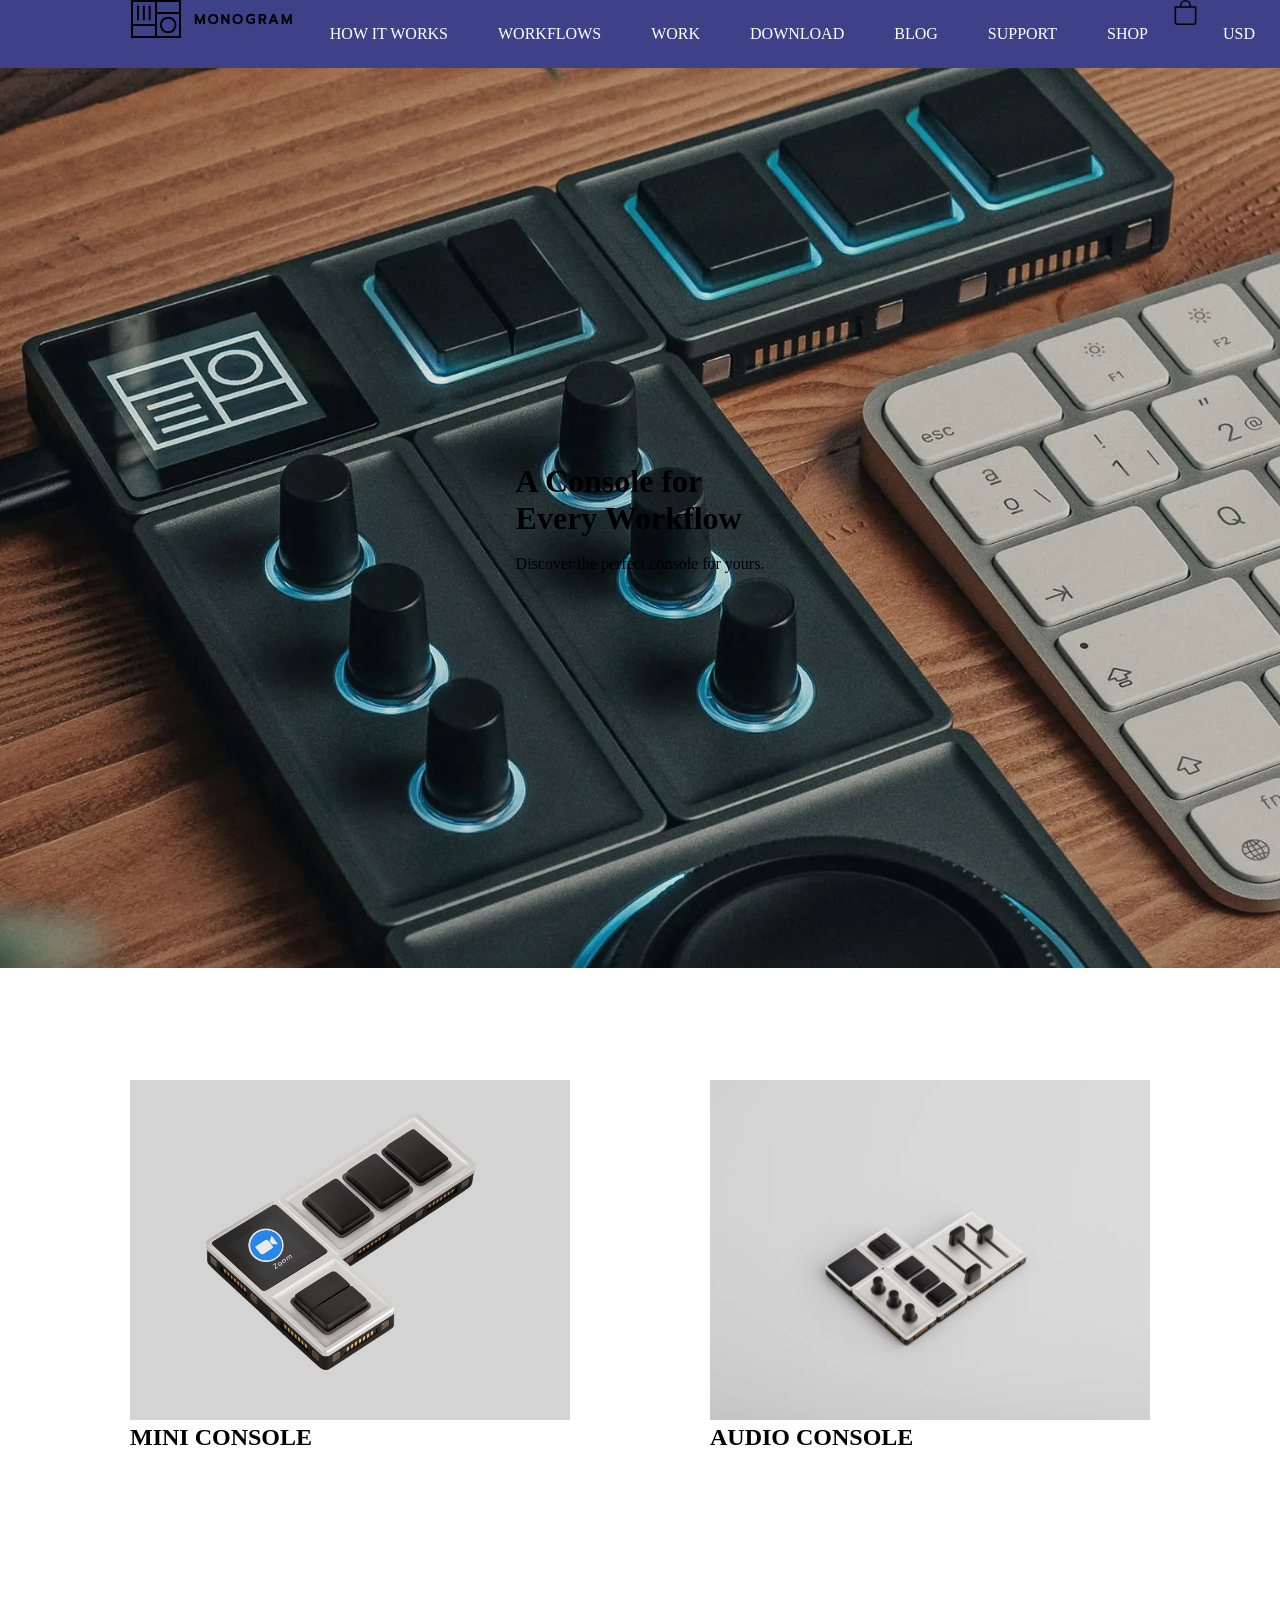
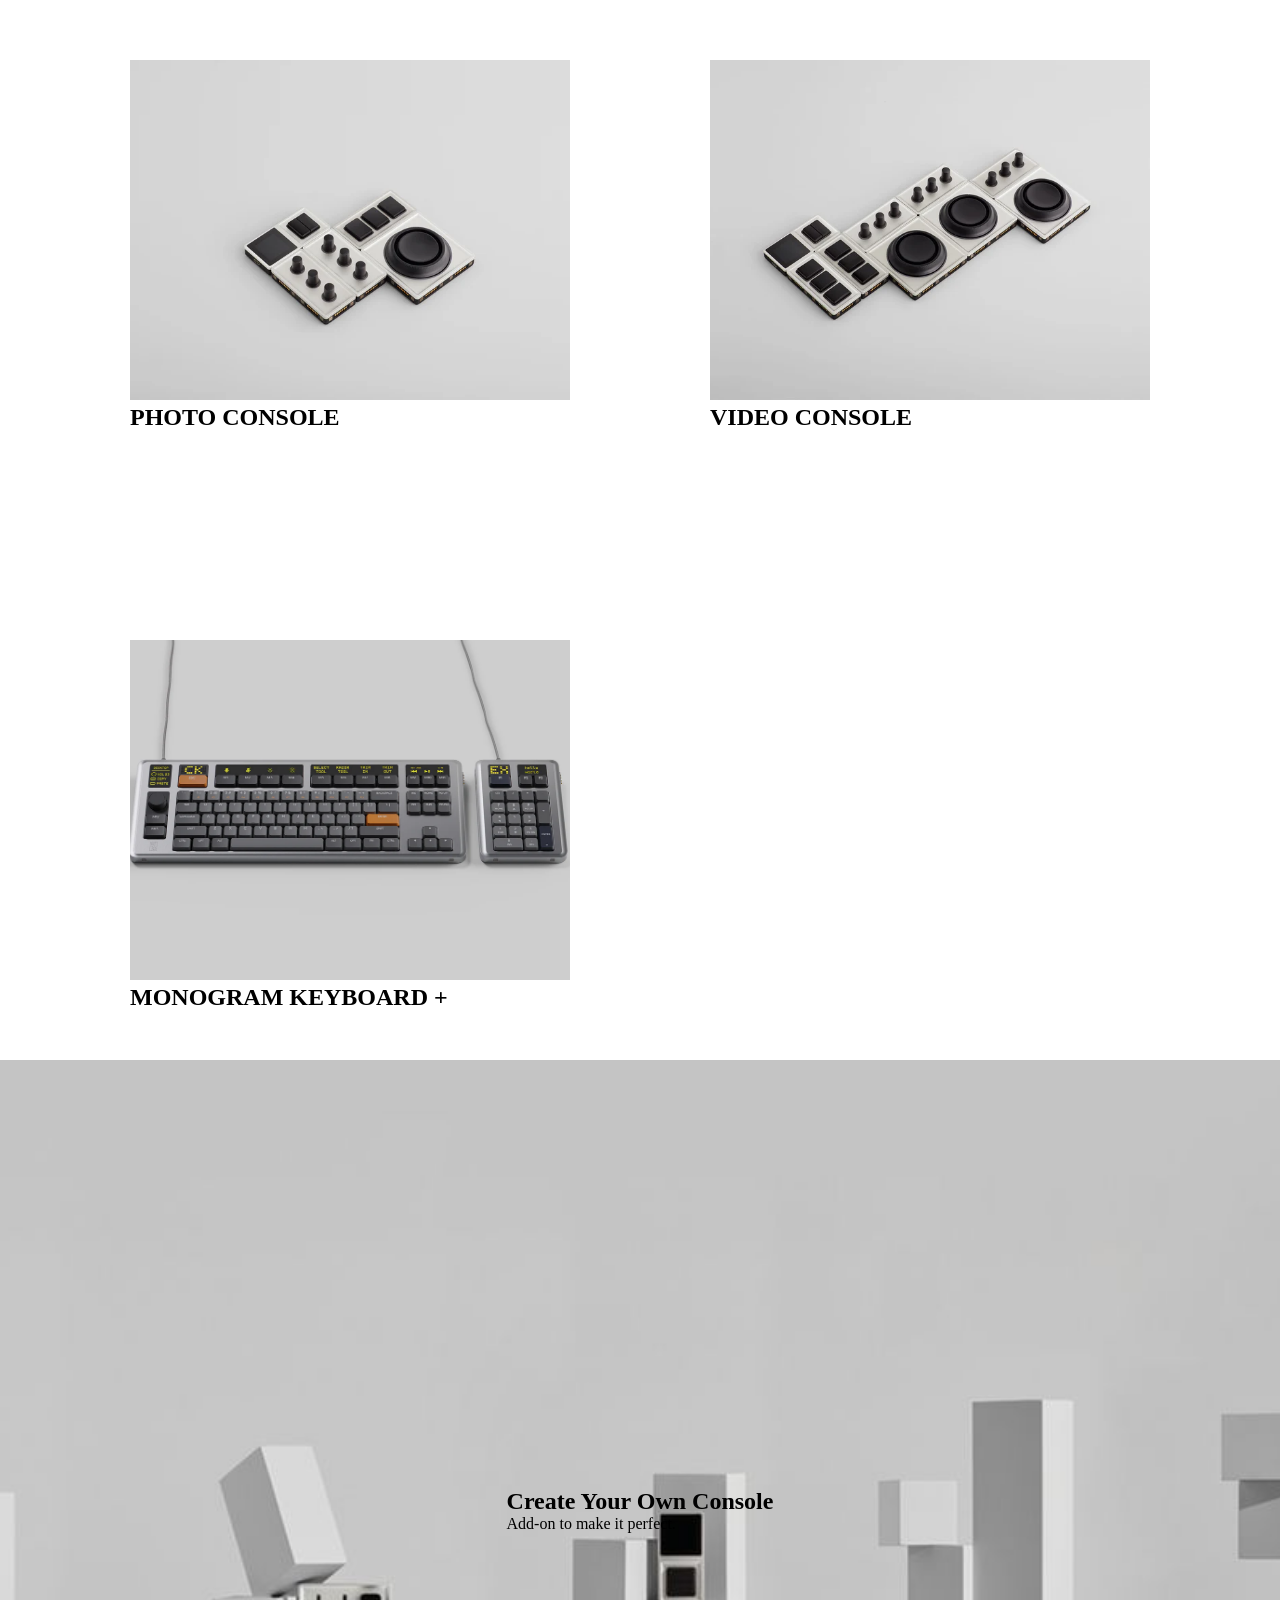
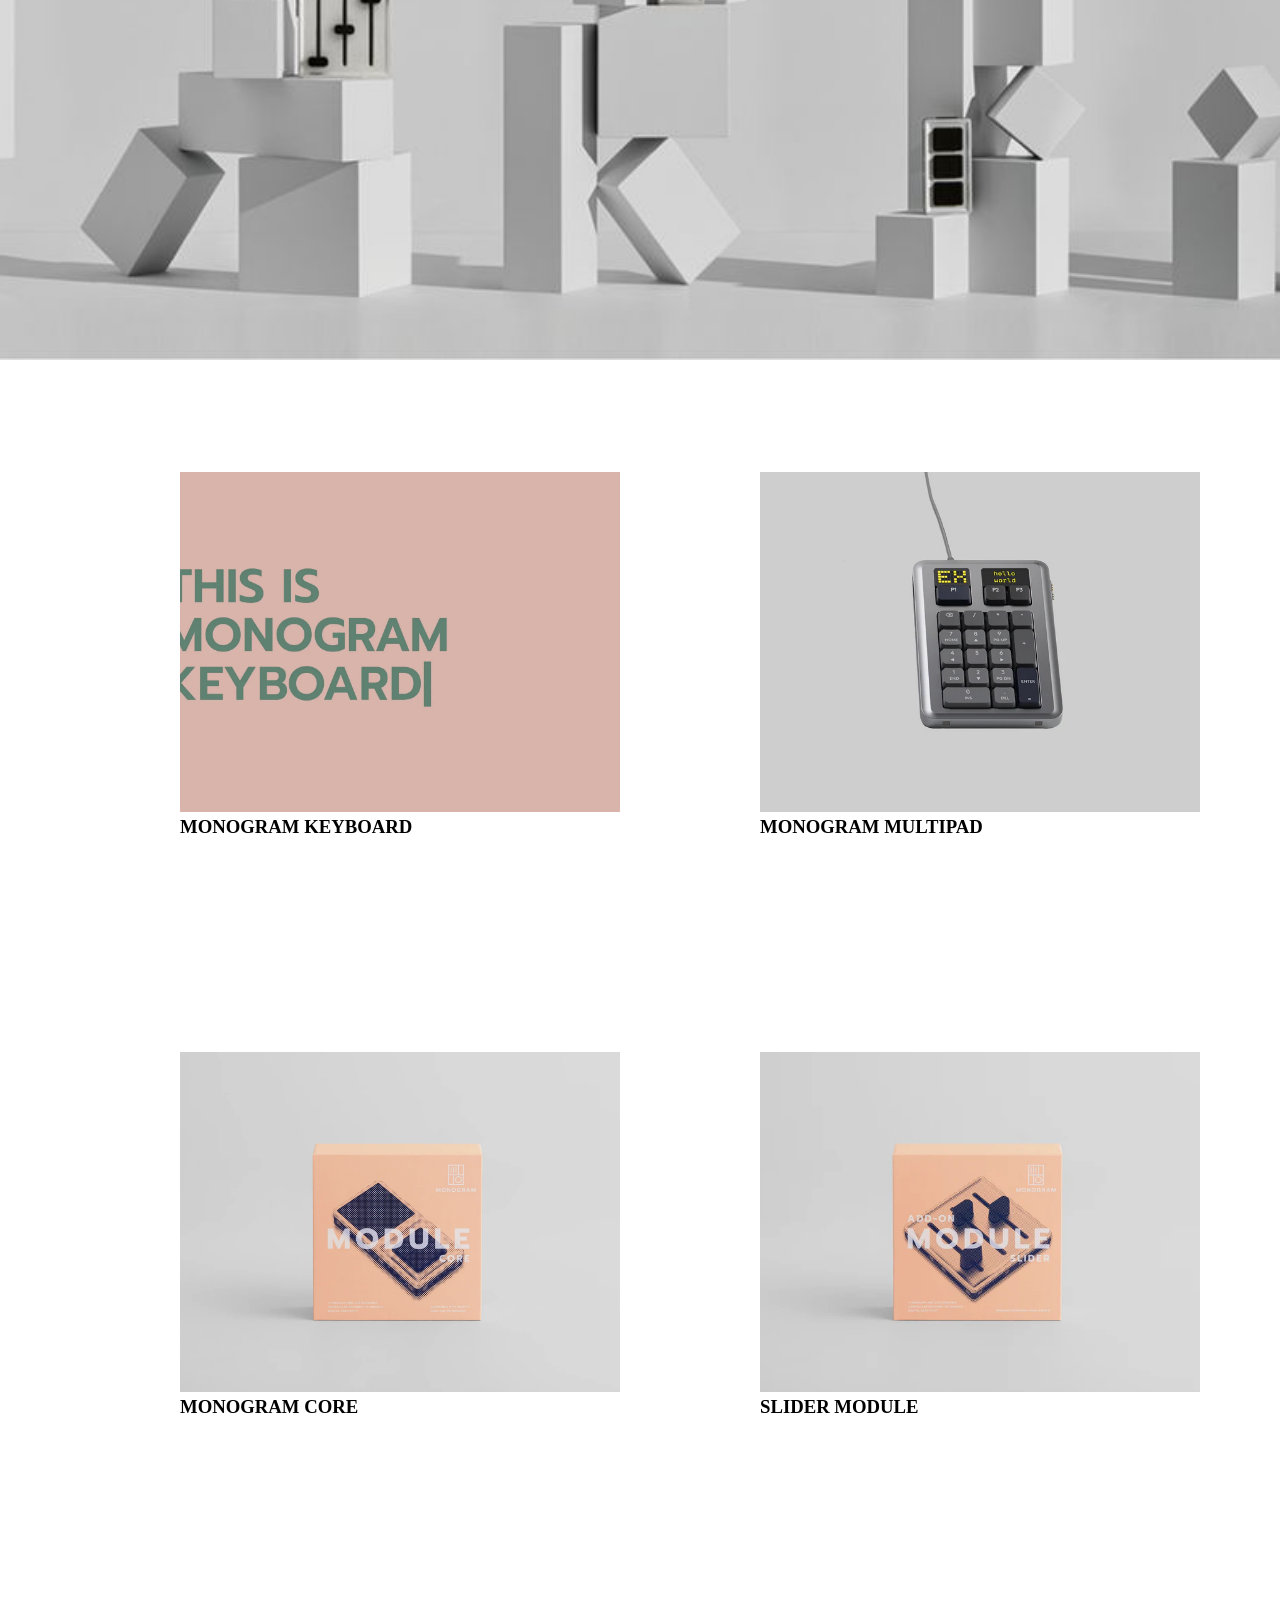
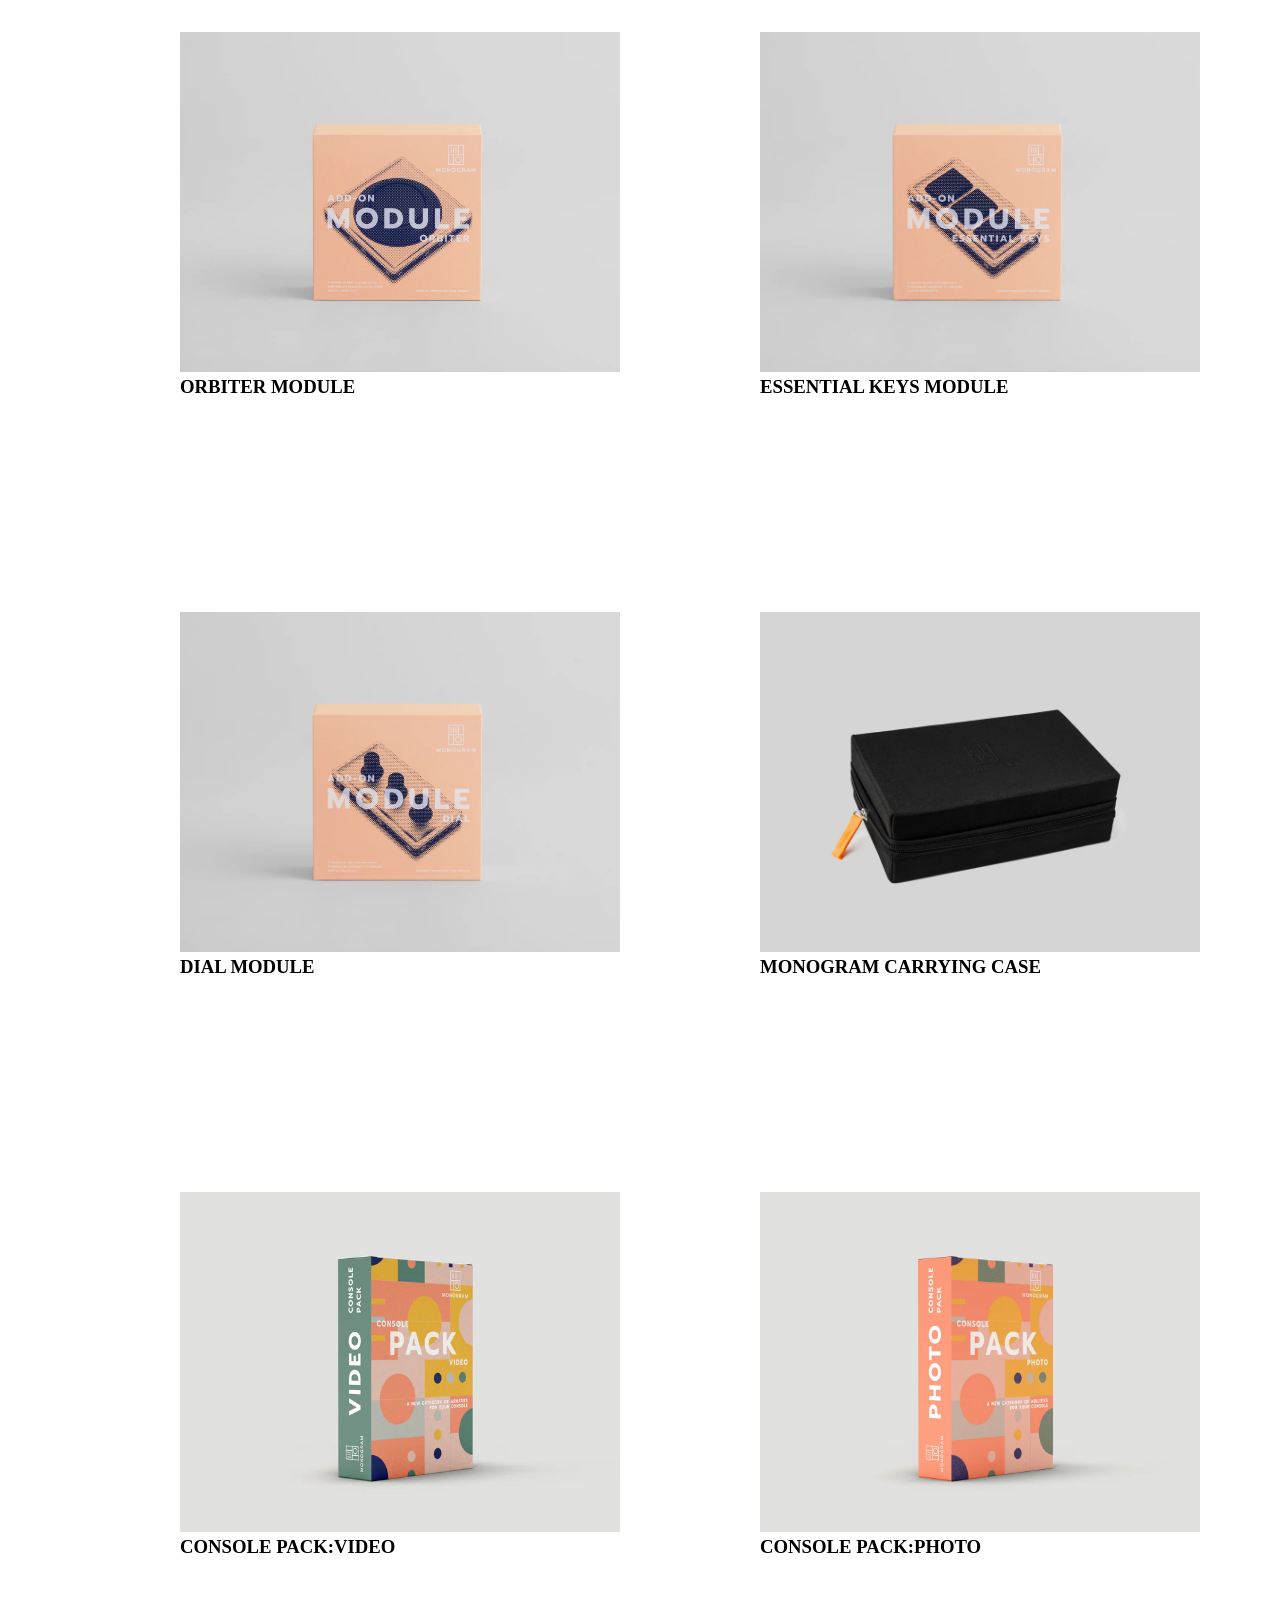
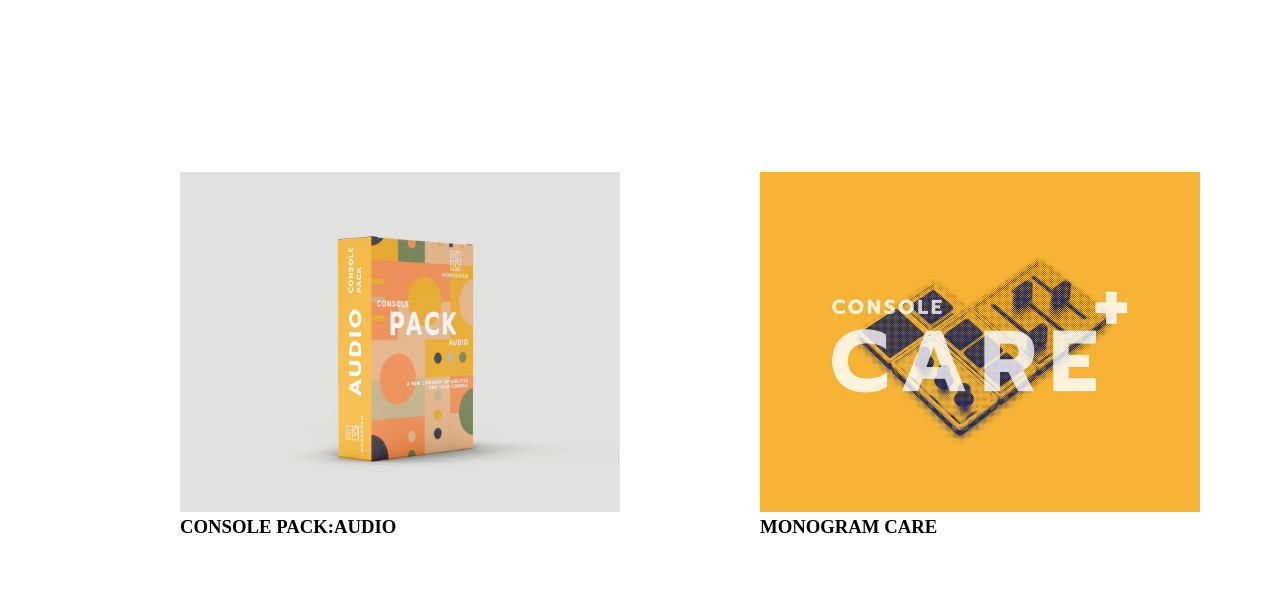
<file: index.html>
<!DOCTYPE html>
<html lang="en">
<head>
    <meta charset="UTF-8">
    <meta name="viewport" content="width=device-width, initial-scale=1.0">
    <link rel="stylesheet" href="style.css">
    <title>Monogram Shop Pages</title>
</head>
<body>
  <div>
        <ul class="NAVBAR">
            <svg height="38" viewBox="0 0 520 114" fill="currentColor"><title>Monogram</title><path d="M150,36V0H0V114H150ZM144,6V36H78V6ZM6,6H72V72H6ZM72,108H6V78H72Zm72,0H78V78h0V42h66Z"></path><rect x="35.5" y="17" width="6" height="44"></rect><rect x="53" y="17" width="6" height="44"></rect><rect x="18" y="17" width="6" height="44"></rect><path d="M111.5,50a25,25,0,1,0,25,25A25,25,0,0,0,111.5,50Zm0,44a19,19,0,1,1,19-19A19,19,0,0,1,111.5,94Z"></path><polygon points="206.809 62.675 197.497 42.37 191.584 42.37 191.586 72.048 197.523 72.048 197.523 55.206 205.264 72.048 208.374 72.048 216.112 55.206 216.112 72.048 222.042 72.048 222.042 42.37 216.116 42.37 206.809 62.675"></polygon><path d="M254.479,43.7a17.5,17.5,0,0,0-16.021,0,14.407,14.407,0,0,0-5.676,5.491,16.649,16.649,0,0,0,.006,16.083,14.247,14.247,0,0,0,5.671,5.463h0a16.777,16.777,0,0,0,7.787,1.927h.248a16.4,16.4,0,0,0,7.991-1.946,14.508,14.508,0,0,0,5.675-5.474,16.621,16.621,0,0,0-.006-16.063A14.429,14.429,0,0,0,254.479,43.7Zm.2,18.682a8.787,8.787,0,0,1-3.407,3.376,10.262,10.262,0,0,1-9.593,0,8.734,8.734,0,0,1-3.417-3.363,11.047,11.047,0,0,1-.026-10.274,8.733,8.733,0,0,1,3.407-3.394,9.8,9.8,0,0,1,4.858-1.211,9.653,9.653,0,0,1,4.81,1.209,8.786,8.786,0,0,1,3.38,3.384A11.041,11.041,0,0,1,254.678,62.38Z"></path><polygon points="289.285 61.212 276.742 42.59 276.593 42.37 270.888 42.37 270.888 72.048 277.114 72.048 277.114 53.166 289.807 72.048 295.512 72.048 295.512 42.37 289.285 42.37 289.285 61.212"></polygon><path d="M327.94,43.7a17.506,17.506,0,0,0-16.024,0,14.414,14.414,0,0,0-5.676,5.491,16.639,16.639,0,0,0,.006,16.083,14.249,14.249,0,0,0,5.672,5.463h0a16.767,16.767,0,0,0,7.786,1.927h.251a16.358,16.358,0,0,0,7.991-1.946,14.5,14.5,0,0,0,5.675-5.473,16.607,16.607,0,0,0-.006-16.064A14.435,14.435,0,0,0,327.94,43.7Zm.2,18.682a8.819,8.819,0,0,1-3.408,3.377,9.828,9.828,0,0,1-4.8,1.189,9.686,9.686,0,0,1-4.8-1.19,8.739,8.739,0,0,1-3.419-3.363,11.052,11.052,0,0,1-.024-10.274,8.715,8.715,0,0,1,3.4-3.394,10.261,10.261,0,0,1,9.668,0,8.777,8.777,0,0,1,3.379,3.384A11.047,11.047,0,0,1,328.139,62.38Z"></path><path d="M360.847,60.071H365.7V65.68a12.124,12.124,0,0,1-9.842-.3A8.491,8.491,0,0,1,352.4,62.02a10.373,10.373,0,0,1-1.257-5.21,9.7,9.7,0,0,1,1.33-5.127,8.954,8.954,0,0,1,3.6-3.382,10.926,10.926,0,0,1,5.151-1.2,18.4,18.4,0,0,1,5.167.676,10.671,10.671,0,0,1,3.971,2.157l.826.71v-6.31l-.207-.15a13.858,13.858,0,0,0-4.574-2.173,21.461,21.461,0,0,0-5.627-.681,17.6,17.6,0,0,0-8.264,1.9,13.706,13.706,0,0,0-5.647,5.445,17.611,17.611,0,0,0,.008,16.272,13.557,13.557,0,0,0,5.631,5.413l.474.233.011-.025a20.172,20.172,0,0,0,18.694-1.363l.237-.147V54.911H360.847Z"></path><path d="M430.287,41.958h-5.74L412.621,71.636h6.435l2.59-6.606h11.5l2.633,6.606h6.391L430.412,42.271Zm1.033,17.766h-7.845L427.4,49.45Z"></path><polygon points="476.574 41.958 467.268 62.263 457.955 41.958 452.043 41.958 452.031 71.636 457.969 71.636 457.969 54.794 465.709 71.636 468.82 71.636 476.56 54.794 476.56 71.636 482.501 71.636 482.501 41.958 476.574 41.958"></polygon><path d="M404.4,57.222a9.5,9.5,0,0,0,1.649-5.623,9.138,9.138,0,0,0-2.779-7.193,11.069,11.069,0,0,0-7.683-2.448H383.069V71.636h6.225v-10.5h4.883l5.554,10.5h6.483l-5.959-11.25A9.062,9.062,0,0,0,404.4,57.222Zm-4.579-5.62a3.694,3.694,0,0,1-1.351,3.125,6.154,6.154,0,0,1-3.8,1.1h-.024l-5.345,0V47.266h5.345C398.172,47.266,399.817,48.633,399.818,51.6Z"></path></svg>
            <li><a href="HOW IT WORKS.html">HOW IT WORKS</a></li>
            <li><a href="WORKFLOWS.html">WORKFLOWS</a></LI>
            <li><a href="WORK.html">WORK</a></li>
            <li><a href="DOWNLOAD.html">DOWNLOAD</a></li>
            <li><a href="BLOG.html">BLOG</a></li>
            <li><a href="SUPPORT.html">SUPPORT</a></li>
            <li><a href="SHOP.html">SHOP</a></li>
            <svg height="25" width="25" fill="currentColor" class="bi bi-bag" viewBox="0 0 16 16"><path d="M8 1a2.5 2.5 0 0 1 2.5 2.5V4h-5v-.5A2.5 2.5 0 0 1 8 1zm3.5 3v-.5a3.5 3.5 0 1 0-7 0V4H1v10a2 2 0 0 0 2 2h10a2 2 0 0 0 2-2V4h-3.5zM2 5h12v9a1 1 0 0 1-1 1H3a1 1 0 0 1-1-1V5z"></path></svg>
            <li><a href="USD.html">USD</a></li>
        </ul>
</div>        

        <!-- <ul class="NAVBAR">
            <li><a href="HOW IT WORKS.html.">HOW IT WORKS</a></li>
            <ul class="subnav">
                <botton class="subnav">WORKFLOWS<i class="fa fa-caret-down"></botton>
                <div class="subn-content">
                    <li><a href="AUDIO CONSOLE.html">AUDIO CONSOLE</a></li>
                    <li><a href="PHOTO CONSOLE.html">PHOTO CONSOLE</a></li>
                    <li><a href="VIDEO CONSOLE.html">VIDEO CONSOLE</a></li>
                    <li><a href="MINI CONSOLE.html">MINI CONSOLE</a></li>
                </ul>
            </ul>
            <ul class="NAVBAR">
                <li><a href="WORK.html">WORK</a></li>
            </ul>
            <ul>

            </ul>
        </ul>

    </nav> -->


    <header class="banner">
        <div class="banner-content">
            <h1>A Console for <br> Every Workflow</h1><br>
            <p>Discover the perfect console for yours.</p>
        </div>
    </header>
    <main>
        <section class="main">
            <div class="image-sections">
              <div class="images">
                <img src="cona1.webp">
                <img class="top-image" src="cona2.webp">
                <h2>MINI CONSOLE</h2>
                <p>Ideal for everyday shortcuts.Adaptable to any workflow</p>
            </div>
              <div class="images">
                <img src="conb1.webp">
                <img class="top-image" src="conb2.webp">
                <h2>AUDIO CONSOLE</h2>
                <p>Ideal for music & audio.Adaptable to any workflow</p>
              </div>
              <div class="images">
                <img src="conc1.webp">
                <img class="top-image" src="conc2.webp">
                <h2>PHOTO CONSOLE</h2>
                <p>Ideal for photo & video. Adaptable to any workflow.</p>
              </div>
              <div class="images">
                <img src="cond1.webp">
                <img class="top-image" src="conz.webp">
                <h2>VIDEO CONSOLE</h2>
                <p>Ideal for video & film.Adaptable to any workflow</p>
              </div>
              <div class="images">
                <img src="cone1.webp">
                <img class="top-image" src="cone2.webp">
                <h2>MONOGRAM KEYBOARD + MULTIPAD</h2>
                <p>Adaptable to any workflow.</p>
              </div>
            </div>
        </section>

        <section class="console">
            <div class="banner2">
                <div class="banner-content">
                    <h1>Create Your Own Console</h1>
                    <p>Add-on to make it perfect.</p>
                </div>
            </div>
            <div class="image-sections">
              <div class="images">
                <img src="pro.a1.webp">
                <img class="top-image" src="pro.a2.webp">
                <h3>MONOGRAM KEYBOARD</h3>
              </div>
              <div class="images">
                <img src="pro.b1.webp">
                <img class="top-image" src="pro.b2.webp">
                <h3>MONOGRAM MULTIPAD</h3>
              </div>
              <div class="images">
                <img src="pro.c1.webp">
                <img class="top-image" src="pro.c2.webp">
                <h3>MONOGRAM CORE</h3>
              </div>
              <div class="images">
                <img src="pro.d1.webp">
                <img class="top-image" src="pro.d2.webp">
                <h3>SLIDER MODULE</h3>
              </div>
              <div class="images">
                <img src="pro.e1.webp">
                <img class="top-image" src="pro.e2.webp">
                <h3>ORBITER MODULE</h3>
              </div>
              <div class="images">
                <img src="pro.f1.webp">
                <img class="top-image" src="pro.f2.webp">
                <h3>ESSENTIAL KEYS MODULE</h3>
              </div>
              <div class="images">
                <img src="pro.g1.webp">
                <img class="top-image" src="pro.g2.webp">
                <h3>DIAL MODULE</h3>
              </div>
              <div class="images">
                <img src="pro.h1.webp">
                <img class="top-image" src="pro.h2.webp">
                <h3>MONOGRAM CARRYING CASE</h3>
              </div>
              <div class="images">
                <img src="pro.i1.webp">
                <h3>CONSOLE PACK:VIDEO</h3>
              </div>
              <div class="images">
                <img src="bottom2.webp">
                <h3>CONSOLE PACK:PHOTO</h3>
            </div>
              <div class="images">
                <img src="bottom3.webp">
                <h3>CONSOLE PACK:AUDIO</h3>
              </div>
              <div class="images">
                <img src="bot.j1.jpg">
                <img class="top-image" src="bot.j2.webp">
                <h3>MONOGRAM CARE</h3>
              
            </div>    
        </section>
    </main>

    <!-- <footer>

        <div class="footer">
        <ul>
           
            <li><a href="MONOGRAM.html">MONOGRAM</a></li>
            
           
            <li><a href="QUICK LINkS.html">QUICK LINKS</a></li>
           
           
            <li><a href="HELP.html">HELP</a></li>
           
            <li><a href="INFORMATION.html">INFORMATION</a></li>
        
        </ul>
</div>
    </footer> -->

    
    
</body>
</html>
</file>
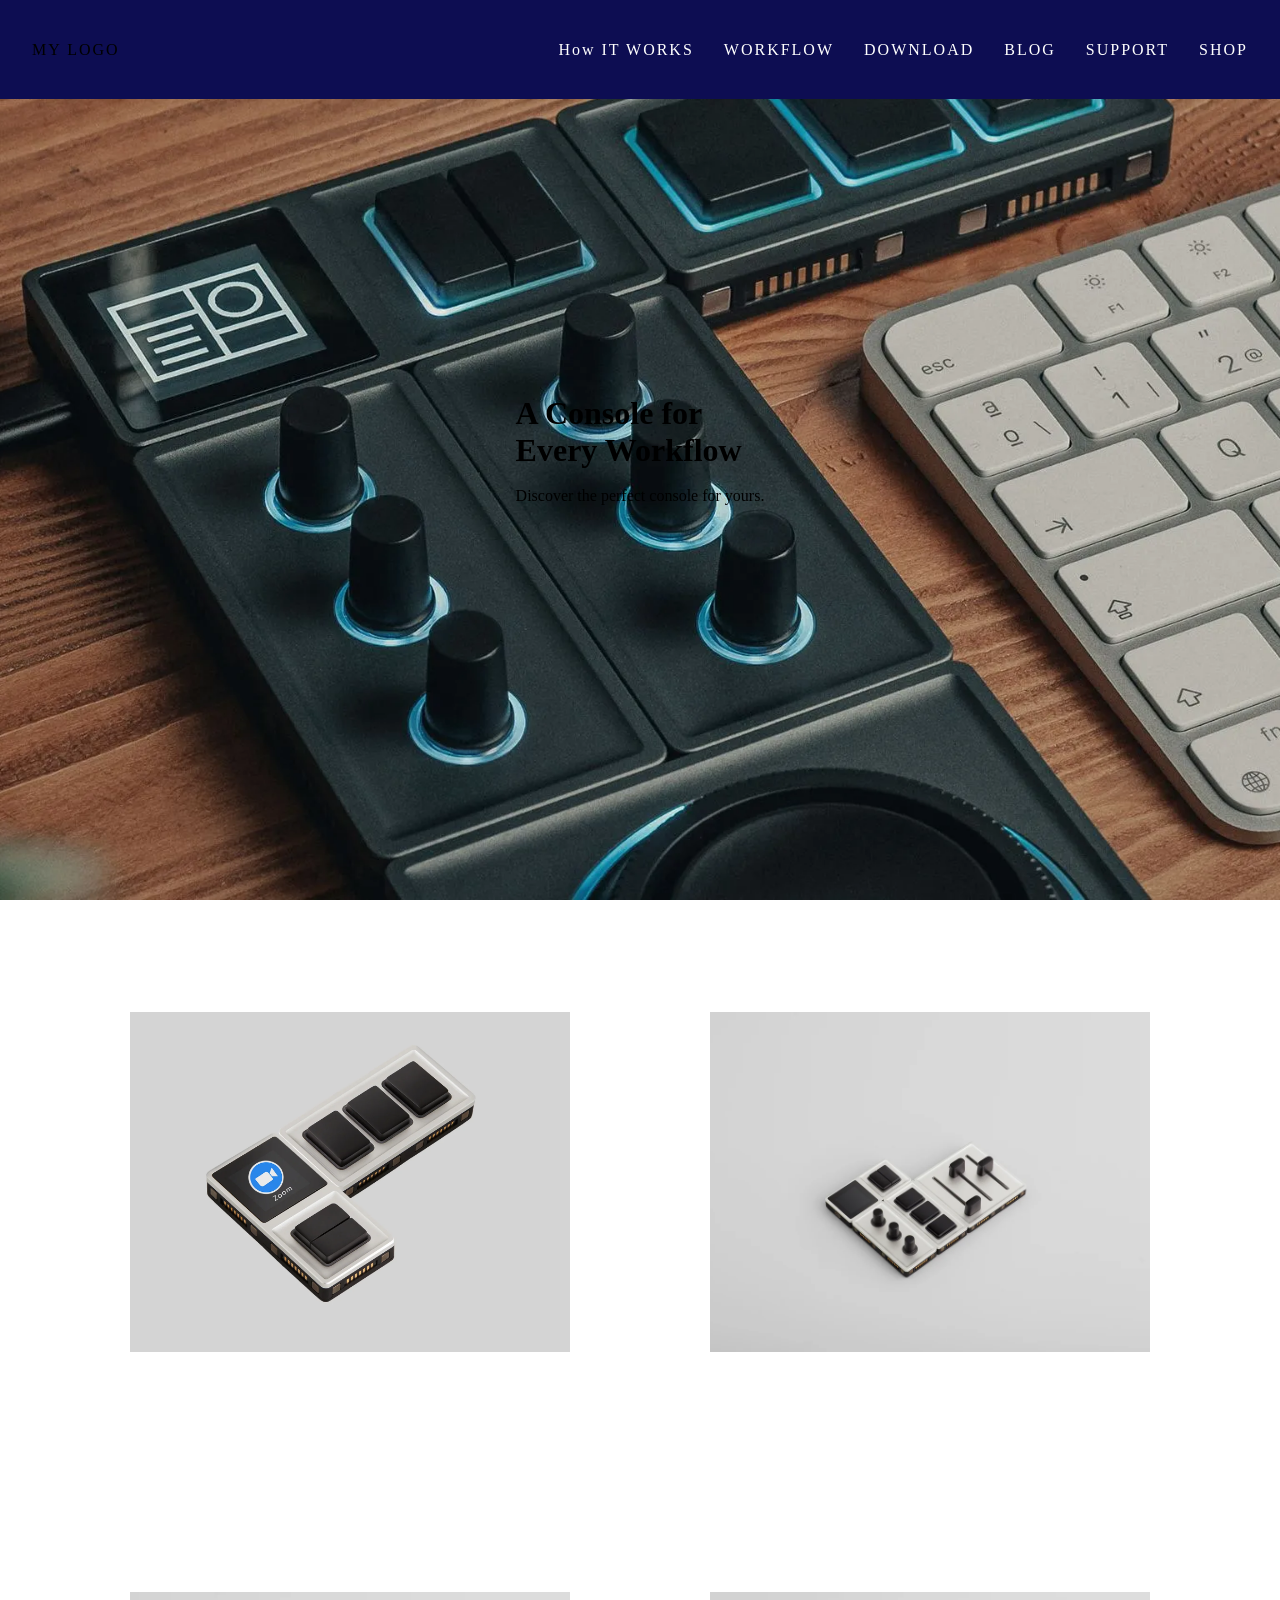
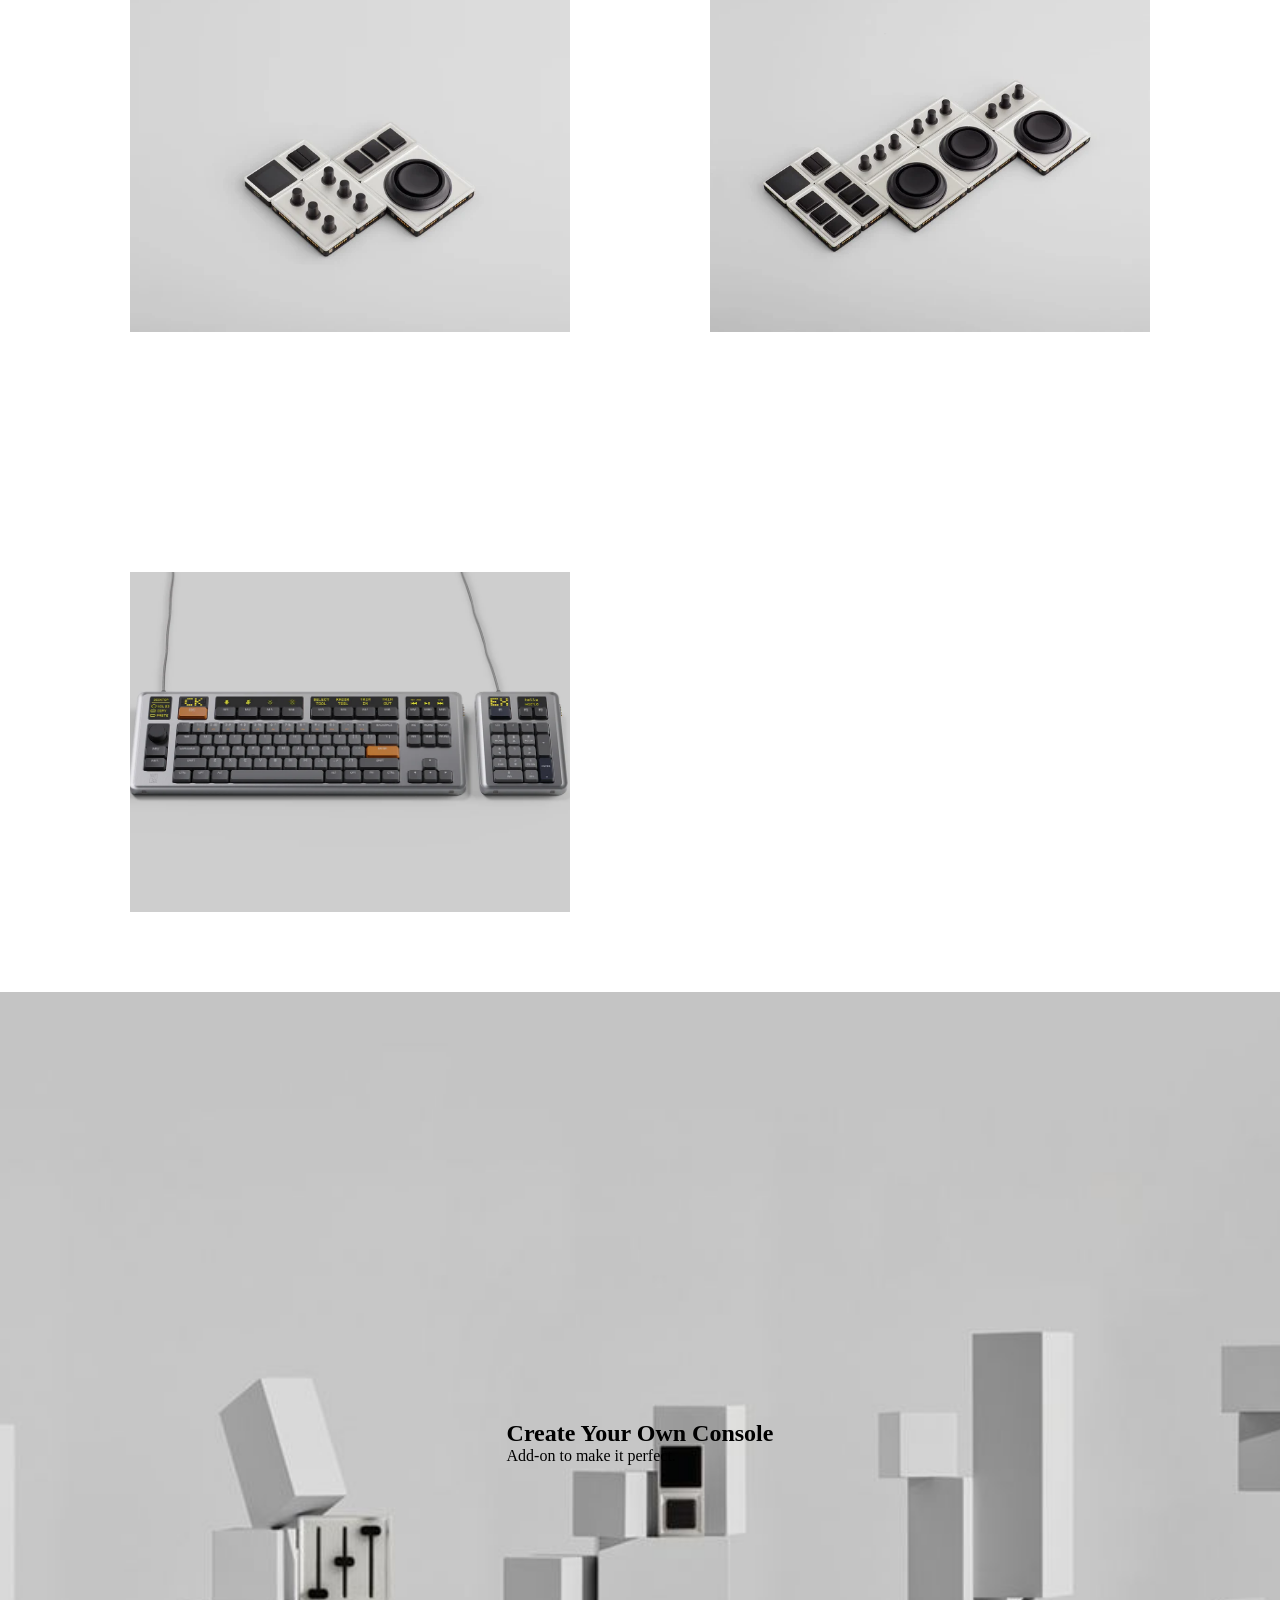
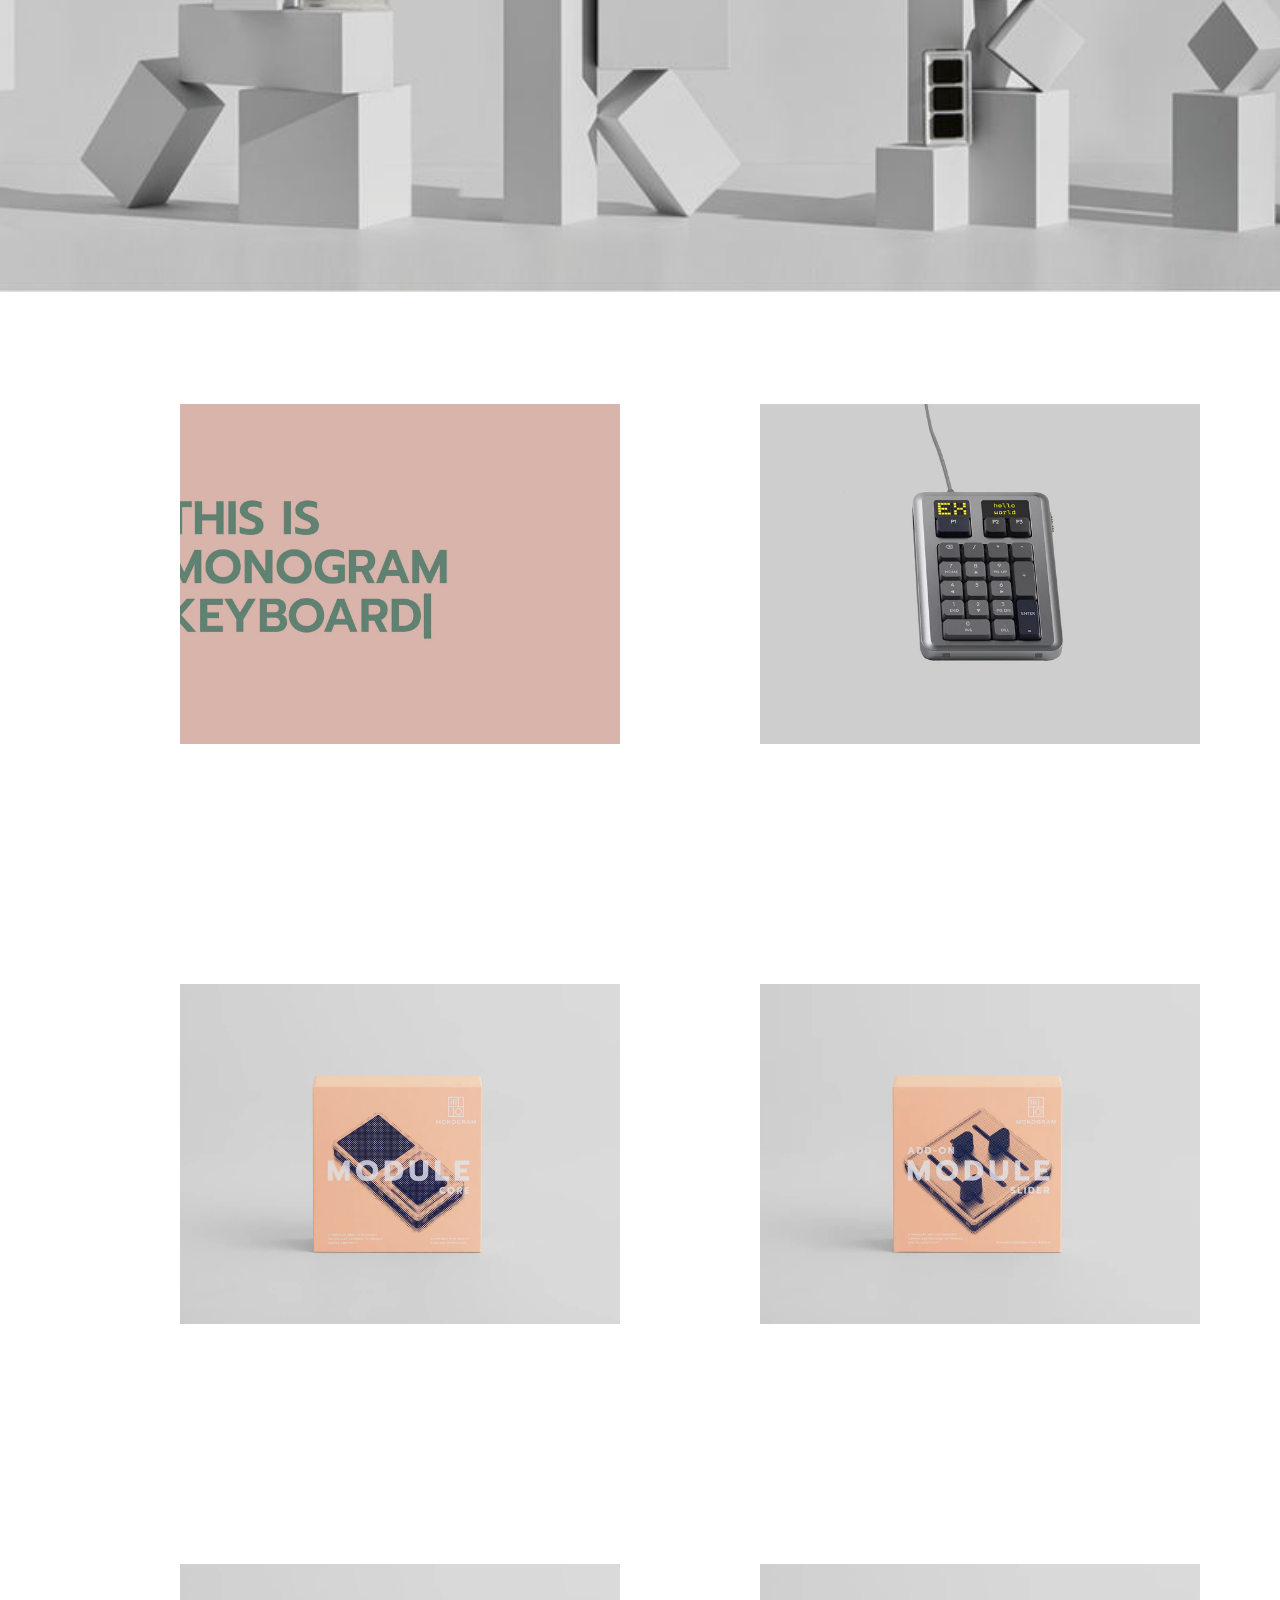
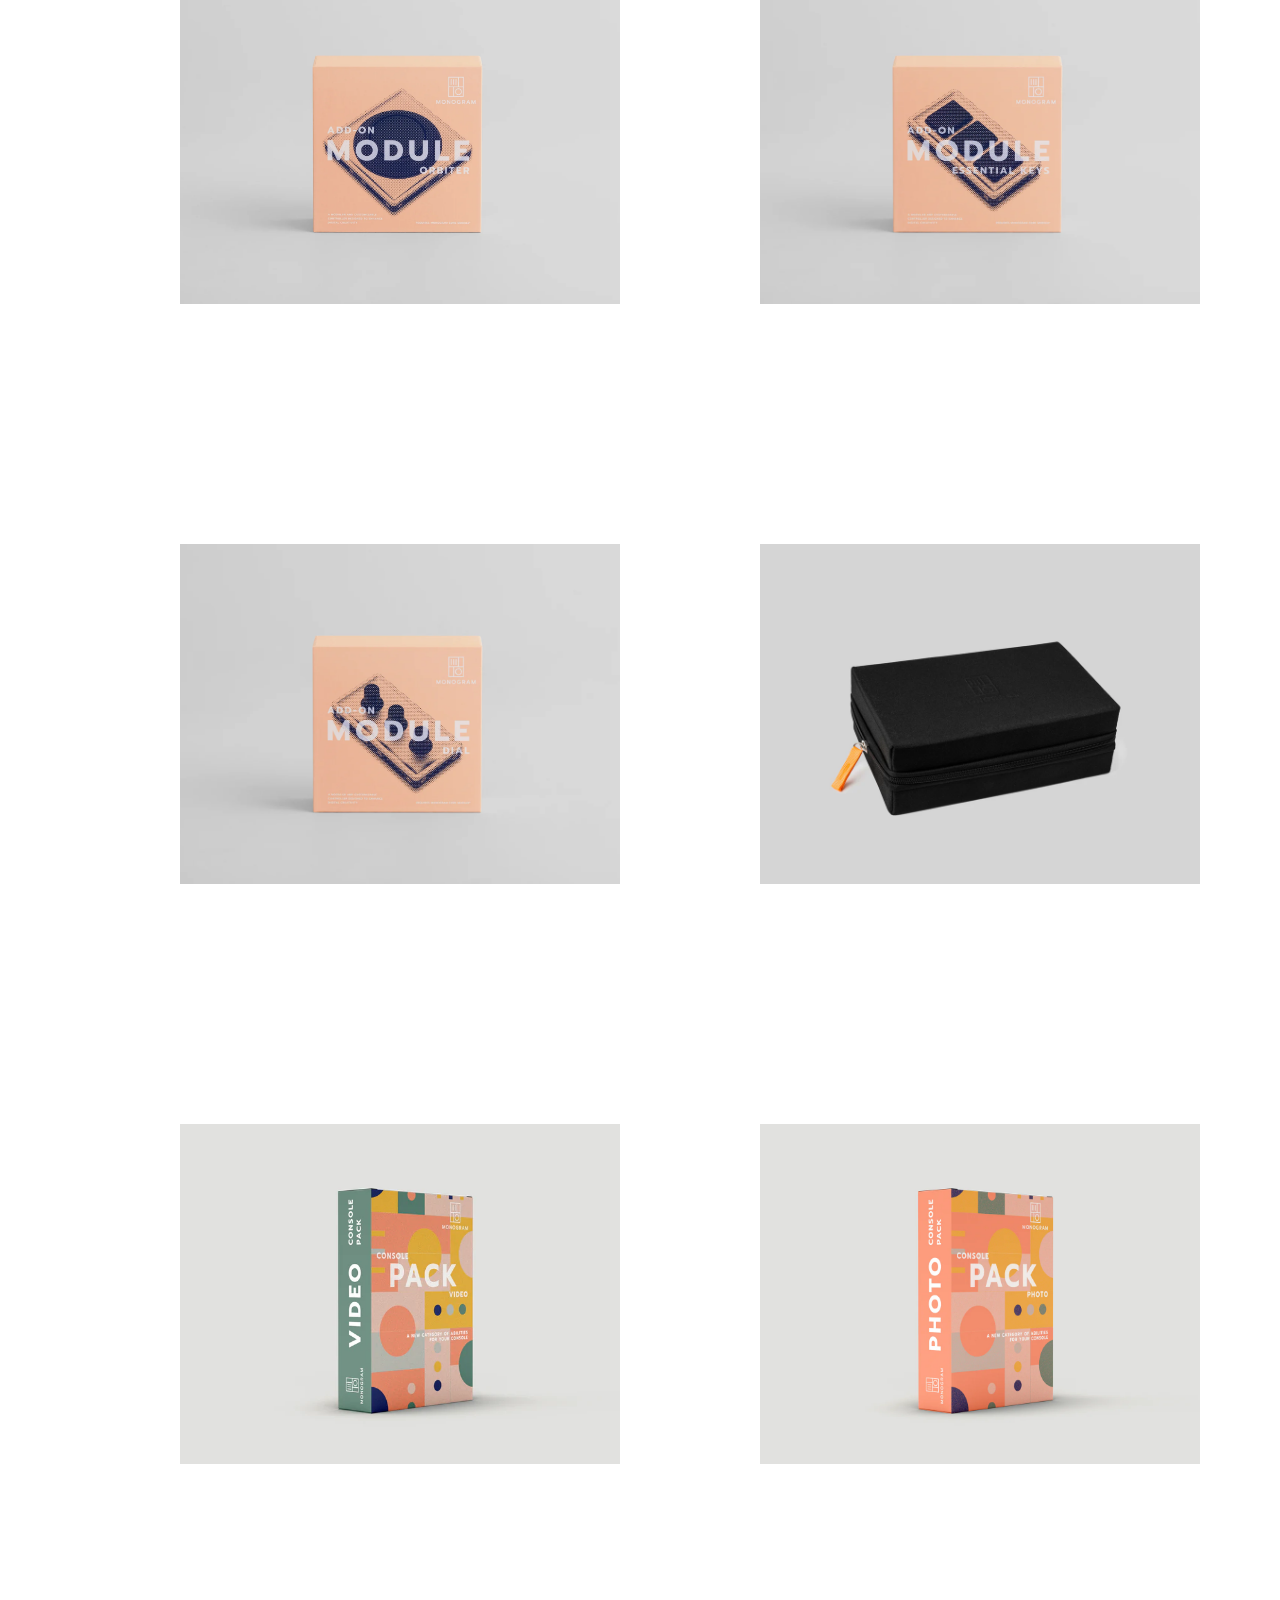
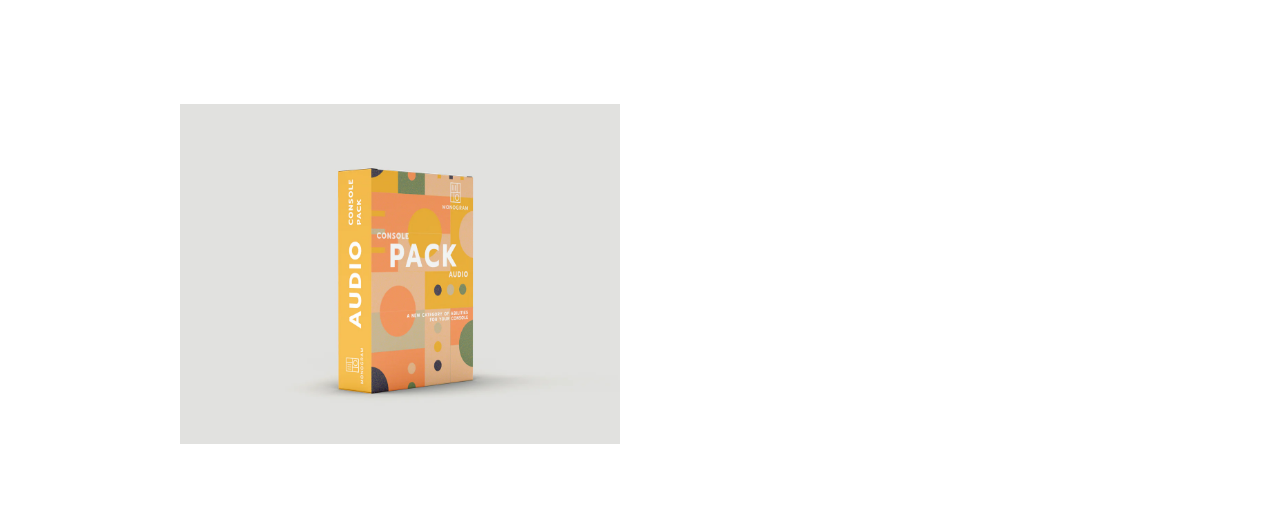
<file: shop.html>
<!DOCTYPE html>
<html lang="en">
<head>
    <meta charset="UTF-8">
    <meta name="viewport" content="width=device-width, initial-scale=1.0">
    <link rel="stylesheet" href="style.css">
    <title>Monogram Shop Pages</title>
</head>
<body>
    <!-- <nav class="navbar">
       <a >Sop</a>
    </nav>
    <header class="banner">
        <p>banner</p>
    </header>
    <main class="main">
        <p>main section</p>
    </main>
    <section class="console">
        <p>create your own console section</p>
    </section>
    <footer class="foot">
        <p>footer</p>
        <form></form>
    </footer> -->
<nav class="navbar">
    <div class="logo">MY LOGO</div>
    <ul class="nav-links">
        <li><a href="#">How IT WORKS</a></li>
        <li><a href="#">WORKFLOW</a></li>
        <li><a href="#">DOWNLOAD</a></li>
        <li><a href="#">BLOG</a></li>
        <li><a href="#">SUPPORT</a></li>
        <li><a href="shop.html" active>SHOP</a></li>
    </ul>
</nav>

    <header class="banner">
        <div class="banner-content">
            <h1>A Console for <br> Every Workflow</h1><br>
            <p>Discover the perfect console for yours.</p>
        </div>
    </header>
    <main>
        <section class="main">
            <div class="image-sections">
              <div class="images">
                <img src="cona1.webp">
            </div>
              <div class="images"><img src="conb1.webp"></div>
              <div class="images"><img src="conc1.webp"></div>
              <div class="images"><img src="cond1.webp"></div>
              <div class="images"><img src="cone1.webp"></div>
            </div>
        </section>

        <section class="console">
            <div class="banner2">
                <div class="banner-content">
                    <h1>Create Your Own Console</h1>
                    <p>Add-on to make it perfect.</p>
                </div>
            </div>
            <div class="image-sections">
              <div class="images"><img src="pro.a1.webp"></div>
              <div class="images"><img src="pro.b1.webp"></div>
              <div class="images"><img src="pro.c1.webp"></div>
              <div class="images"><img src="pro.d1.webp"></div>
              <div class="images"><img src="pro.e1.webp"></div>
              <div class="images"><img src="pro.f1.webp"></div>
              <div class="images"><img src="pro.g1.webp"></div>
              <div class="images"><img src="pro.h1.webp"></div>
              <div class="images"><img src="pro.i1.webp"></div>
              <div class="images"><img src="bottom2.webp"></div>
              <div class="images"><img src="bottom3.webp"></div>
            </div>    
        </section>
    </main>

    <footer></footer>
    
</body>
</html>
</file>
<file: style.css>
*{
    margin: 0;
    padding: 0;
    box-sizing: border-box;
}

.navbar{
    display: flex;
    justify-content: space-between;
    align-items: center;
    height: 11vh;
    width: 100vw;
    background-color: rgb(13, 13, 82);
    position: fixed;
    top: 0;
    padding: 0 2rem;
    letter-spacing: 2px;
    z-index: 1000;
}

.nav-links{
    display: flex;
    gap: 30px;
    list-style: none;
}

.nav-links a{
    text-decoration: none;
    color: white;
    font-size: 1.rem;
}


.NAVBAR{
    list-style: none;
    margin: 0;
    padding: 0;
    display: flex;
    justify-content: flex-end;
    background-color: rgb(62, 64, 136);
}

.NAVBAR li{
    margin: 0;
    justify-content: right;
    color: white;
}

.NAVBAR a{
    display: block;
    padding: 25px;
    color: white;
    text-decoration: none;
}

.NAVBAR a:hover{


}


.banner{
    height: 100vh;
    width: 100vw;
    background-image: url('banner1.webp');
    background-size: cover;
    background-position: center;
    display: flex;
    justify-content: center;    
    align-items: center;
}

.banner2{
    height: 100vh;
    width: 100vw;
    background-image: url('banner2.jpg');
    background-size: cover;
    background-position: center;

    display: flex;
    justify-content: center;    
    align-items: center;
}

.banner2-content{
    display: flex;
    justify-content: center;
    align-items: center;
}



main{
    height: 100vh;
    width: 100vw;
}

 .main{
    display: flex;
    align-items: center;
    justify-content: center;
    margin-right: 100px;

}

.image-sections{
    display: grid;
    grid-template-columns:repeat(2, 400px);
    grid-template-rows: repeat(2, 400px);
    justify-content: center;
    align-items: center;
    gap: 180px;
    margin-top: 2rem;
    padding: 50px;
    width: 100%;
    height: 100%;
}

.images-sections{
    display: grid;
    grid-template-columns:repeat(3, 400px);
    grid-template-rows: repeat(4, 400px);
    justify-content: center;
    align-items: center;
    gap: 180px;
    margin-top: 2rem;
    padding: 50px;
    width: 100%;
    height: 100%;
}

.images{
    width: 500px;
    height: 400px;
    position: relative;
    overflow: hidden;
    padding: 30px;

}

.images img{
    width: 100%;
    height: 100%;
    object-fit: cover;
}

.top-image{
    position: absolute;
    top: 0;
    left: 0;
    width: 100%;
    height: 100%;
    object-fit: cover;
    opacity: 0;
    transition: opacity 0.5s ease-in-out;
}

.images:hover .top-image{
    opacity: 1;
}

.footer{
    /* position: fixed; */
    /* left: 0; */
    /* bottom: 0; */
    width: 100%;
    display: flex;
    list-style: none;
    background: rgb(62, 64, 136);
    color: white;
    text-align: center;
}

.footer li{
    margin: 0;
    justify-content: right;
    color: white;
}

.footer a{
    display: block;
    padding: 25px;
    color: white;
    text-decoration: none;
}



@media (max-width: 768px) {
    .navbar {
        flex-direction: column;
        height: auto;
        padding: 1rem;
    }

    .nav-links {
        flex-direction: column;
        gap: 10px;
    }

    .image-sections, .images-sections {
        grid-template-columns: repeat(1, 100%);
        grid-template-rows: repeat(auto, 400px);
        gap: 20px;
    }

    .images {
        width: 100%;
        height: auto;
    }
}
</file>
